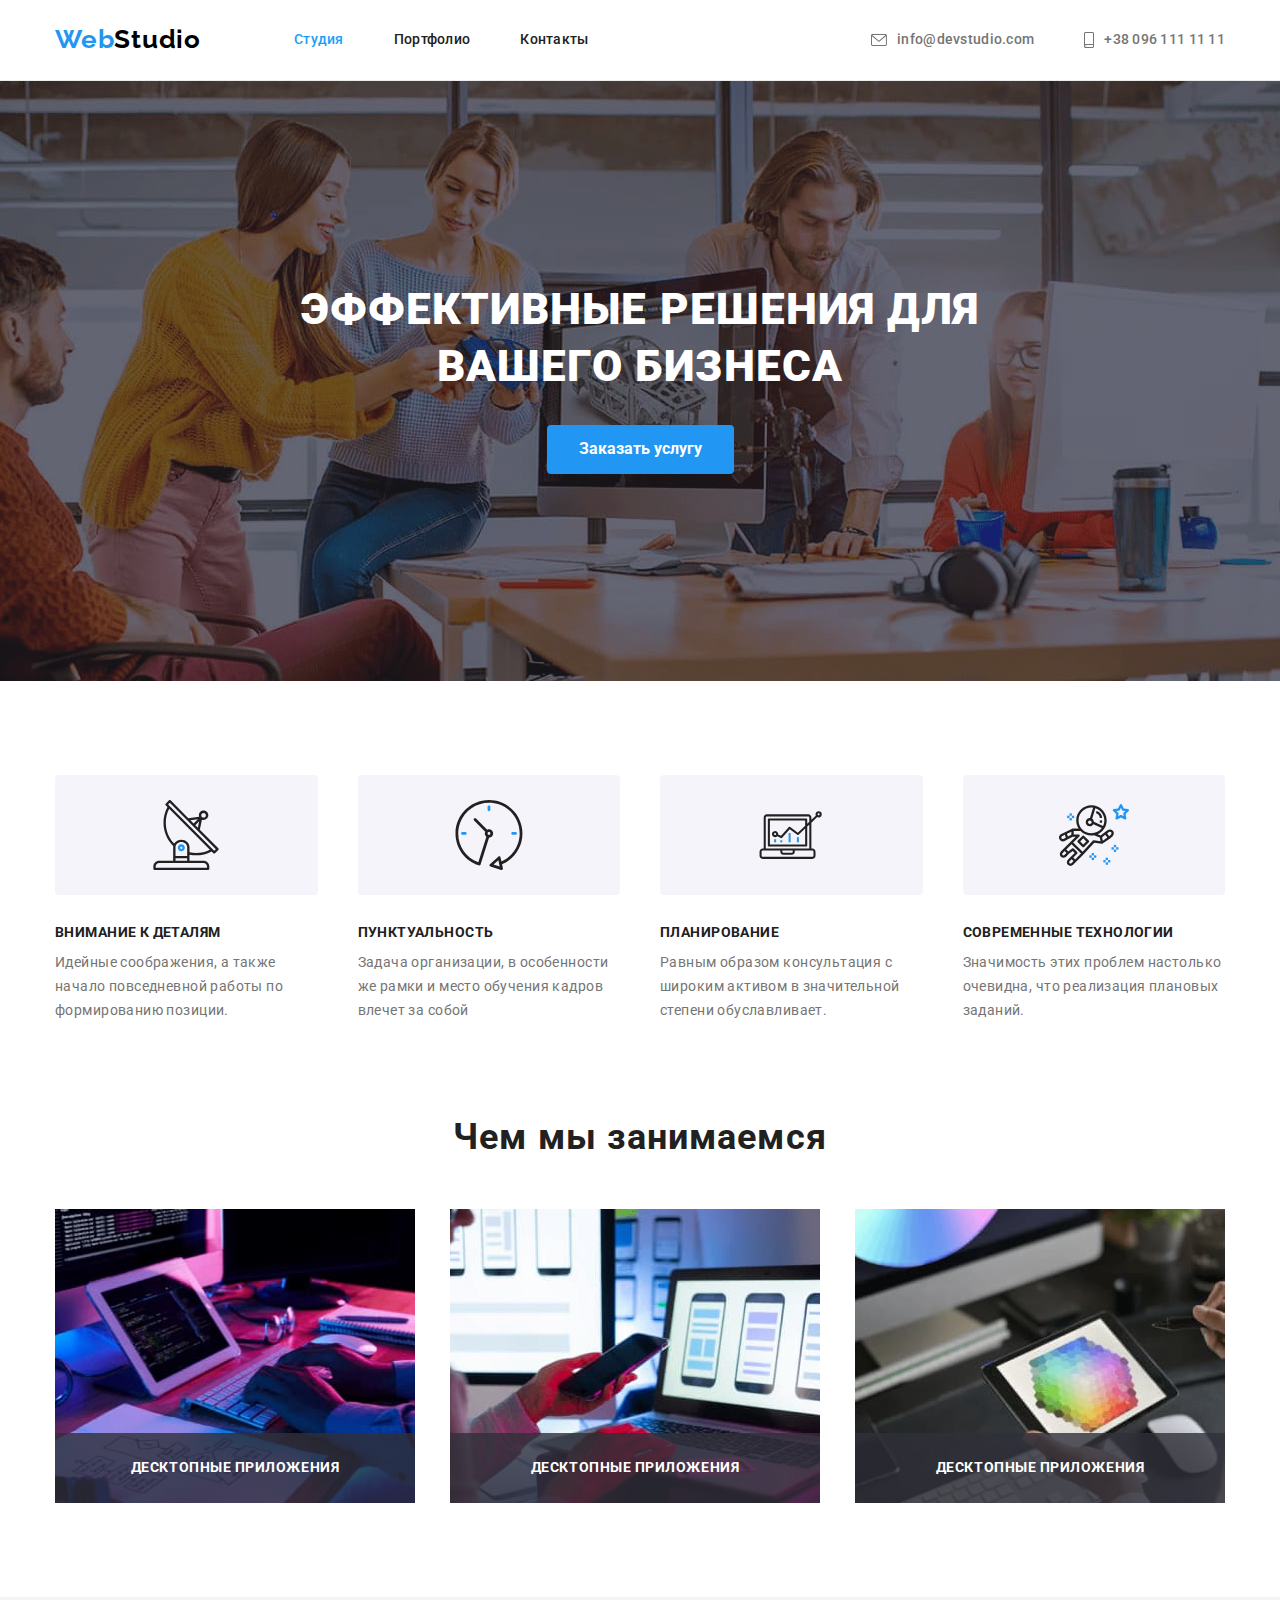
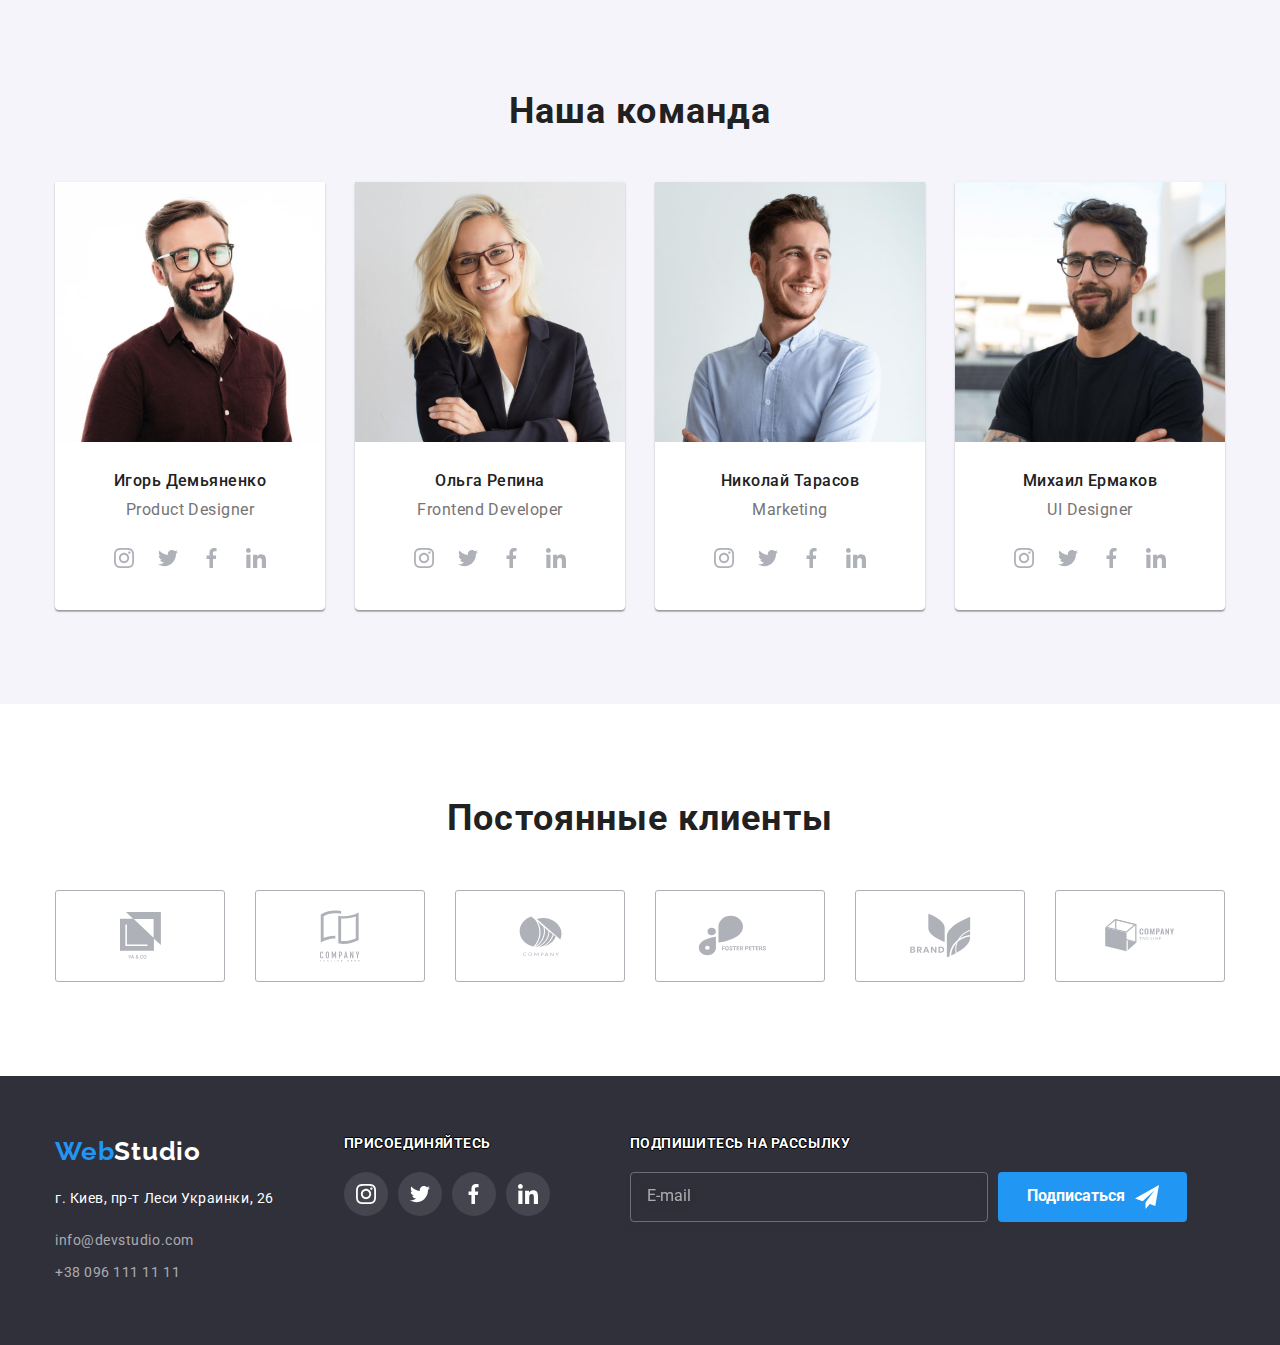
<file: index.html>
<!DOCTYPE html>
<html lang="ru">

<head>
  <meta charset="UTF-8" />
  <meta name="viewport" content="width=device-width, initial-scale=1.0" />
  <link rel="preconnect" href="https://fonts.googleapis.com">
  <link rel="preconnect" href="https://fonts.gstatic.com" crossorigin>
  <link
    href="https://fonts.googleapis.com/css2?family=Raleway:wght@700&family=Roboto:ital,wght@0,400;0,500;0,700;1,900&display=swap"
    rel="stylesheet">
  <link rel="stylesheet" href="https://cdnjs.cloudflare.com/ajax/libs/modern-normalize/1.1.0/modern-normalize.min.css"
    integrity="sha512-wpPYUAdjBVSE4KJnH1VR1HeZfpl1ub8YT/NKx4PuQ5NmX2tKuGu6U/JRp5y+Y8XG2tV+wKQpNHVUX03MfMFn9Q=="
    crossorigin="anonymous" referrerpolicy="no-referrer" />
  <link rel="stylesheet" href="css/style.css">
  <title>Студия</title>
</head>

<body>
  <!-- Шапка сайта -->
  <header class="header">
    <div class="container">
      <div class="header-field">
        <nav class="nav">
          <!--Навігація на гол сторінку-->
          <a class="logo" href="index.html">Web<span class="logo-studio">Studio</span>
          </a>
          <!--Навігація на сторінки-->
          <ul class="nav-list">
            <li class="nav-list-item"><a class="nav-item-link active" href="index.html">Студия</a></li>
            <li class="nav-list-item"><a class="nav-item-link" href="portfolio.html">Портфолио</a></li>
            <li class="nav-list-item"><a class="nav-item-link" href="">Контакты</a></li>
          </ul>
        </nav>
        <!--Контактна інформація-->
        <ul class="contacts">
          <li class="contacts-item">
            <a class="contacts-link" href="mailto:info@devstudio.com">
              <svg class="mail-icon icon" width="16" height="12">
                <use href="./images/sprites/svg/sprite.svg#icon-mail"></use>
              </svg>
              info@devstudio.com</a>
          </li>
          <li class="contacts-item">
            <a class="contacts-link" href="tel:+380961111111">
              <svg class="tel-icon icon" width="10" height="16">
                <use href="./images/sprites/svg/sprite.svg#icon-tel"></use>
              </svg>
              +38 096 111 11 11</a>
          </li>
        </ul>
      </div>
    </div>
  </header>

  <main class="main">
    <!-- Секція заголовку -->
    <section class="hero">
      <h1 class="hero-title">Эффективные решения для вашего бизнеса</h1>
      <button class="hero-button" type="button" data-modal-open>Заказать услугу</button>
    </section>

    <!-- Опис переваг -->
    <section class="feature">
      <div class="feature-conteiner container">
        <h2 class="feature-head" hidden>Особенности</h2>
        <div class="feature-field">
          <ul class="feature-list">

            <li class="feature-list-item icon-antenna">
              <div class="feature-tumb">
                <svg svg class="big-icon" width="70" height="70">
                  <use href="./images/sprites/svg/sprite.svg#icon-antenna"></use>
                </svg>
              </div>
              <h3 class="feature-list-title">Внимание к деталям</h3>
              <p class="feature-list-text">
                Идейные соображения, а также начало повседневной работы по формированию позиции.
              </p>
            </li>

            <li class="feature-list-item icon-clock">
              <div class="feature-tumb">
                <svg class="big-icon" width="70" height="70">
                  <use href="./images/sprites/svg/sprite.svg#icon-clock"></use>
                </svg>
              </div>
              <h3 class="feature-list-title">Пунктуальность</h3>
              <p class="feature-list-text">
                Задача организации, в особенности же рамки и место обучения кадров влечет за собой
              </p>
            </li>

            <li class="feature-list-item icon-diagram">
              <div class="feature-tumb">
                <svg class="big-icon" width="70" height="70"">
                    <use href=" ./images/sprites/svg/sprite.svg#icon-diagram"></use>
                </svg>
              </div>
              <h3 class="feature-list-title">Планирование</h3>
              <p class="feature-list-text">
                Равным образом консультация с широким активом в значительной степени обуславливает.
              </p>
            </li>

            <li class="feature-list-item icon-astronaut">
              <div class="feature-tumb">
                <svg class="big-icon" width="70" height="70">
                  <use href="./images/sprites/svg/sprite.svg#icon-astronaut"></use>
                </svg>
              </div>
              <h3 class="feature-list-title">Современные технологии</h3>
              <p class="feature-list-text">
                Значимость этих проблем настолько очевидна, что реализация плановых заданий.
              </p>
            </li>
          </ul>
        </div>
    </section>

    <!-- Опис занять -->
    <section class="narrative">
      <div class="narrative-conteiner container">
        <h2 class="narrative-head">Чем мы занимаемся</h2>
        <ul class="narrative-list">
          <li class="narrative-list-item">
            <img class="narrative-item-image" src="./images/box/box1.jpg" alt="Робота з кодом" width="370" />
            <span class="narrative-item-description">Десктопные приложения</span>
          </li>
          <li class="narrative-list-item">
            <img class="narrative-image" src="./images/box/box2.jpg" alt="Робота з мобільним інтерфейсом" width="370" />
            <span class="narrative-item-description">Десктопные приложения</span>
          </li>
          <li class="narrative-list-item">
            <img class="narrative-image" src="./images/box/box3.jpg" alt="Робота з кольорами" width="370" />
            <span class="narrative-item-description">Десктопные приложения</span>
          </li>
        </ul>
      </div>
    </section>

    <!-- Опис команди -->
    <section class="team">
      <div class="team-section container">
        <h2 class="team-head">Наша команда</h2>
        <div class="team-box">
          <ul class="team-list">

            <li class="team-item">
              <img class="team-item-images" src="./images/team/img1.jpg" alt="Изображение Игоря Демьяненко"
                width="270" />
              <h3 class="team-item-title">Игорь Демьяненко</h3>
              <p class="team-item-text">Product Designer</p>

              <ul class="team-social">
                <li class="team-social-item">
                  <a class="team-social-link" href="https://www.instagram.com/">
                    <svg class="box-item" width="20" height="20">
                      <use class="team-social-icon" href="./images/sprites/svg/sprite.svg#icon-inst"></use>
                    </svg>
                  </a>
                </li>
                <li class="team-social-item">
                  <a class="team-social-link" href="https://twitter.com/">
                    <svg class="box-item" width="20" height="20">
                      <use class="team-social-icon" href="./images/sprites/svg/sprite.svg#icon-tw"></use>
                    </svg>
                  </a>
                </li>
                <li class="team-social-item">
                  <a class="team-social-link" href="https://www.facebook.com/">
                    <svg class="box-item" width="20" height="20">
                      <use class="team-social-icon" href="./images/sprites/svg/sprite.svg#icon-facebook"></use>
                    </svg>
                  </a>
                </li>
                <li class="team-social-item">
                  <a class="team-social-link" href="https://www.linkedin.com/">
                    <svg class="box-item" width="20" height="20">
                      <use class="team-social-icon" href="./images/sprites/svg/sprite.svg#icon-ln"></use>
                    </svg>
                  </a>
                </li>
              </ul>
            </li>
            <li class="team-item">
              <img class="team-item-images" src="./images/team/img2.jpg" alt="Изображение Ольги Репиной" width="270" />
              <h3 class="team-item-title">Ольга Репина</h3>
              <p class="team-item-text">Frontend Developer</p>
              <ul class="team-social">
                <li class="team-social-item">
                  <a class="team-social-link" href="https://www.instagram.com/">
                    <svg class="box-item" width="20" height="20">
                      <use class="team-social-icon" href="./images/sprites/svg/sprite.svg#icon-inst"></use>
                    </svg>
                  </a>
                </li>
                <li class="team-social-item">
                  <a class="team-social-link" href="https://twitter.com/">
                    <svg class="box-item" width="20" height="20">
                      <use class="team-social-icon" href="./images/sprites/svg/sprite.svg#icon-tw"></use>
                    </svg>
                  </a>
                </li>
                <li class="team-social-item">
                  <a class="team-social-link" href="https://www.facebook.com/">
                    <svg class="box-item" width="20" height="20">
                      <use class="team-social-icon" href="./images/sprites/svg/sprite.svg#icon-facebook"></use>
                    </svg>
                  </a>
                </li>
                <li class="team-social-item">
                  <a class="team-social-link" href="https://www.linkedin.com/">
                    <svg class="box-item" width="20" height="20">
                      <use class="team-social-icon" href="./images/sprites/svg/sprite.svg#icon-ln"></use>
                    </svg>
                  </a>
                </li>
              </ul>
            </li>


            </li>
            <li class="team-item">
              <img class="team-item-images" src="./images/team/img3.jpg" alt="Изображение Николая Тарасова"
                width="270" />
              <h3 class="team-item-title">Николай Тарасов</h3>
              <p class="team-item-text">Marketing</p>
              <ul class="team-social">

                <li class="team-social-item">
                  <a class="team-social-link" href="https://www.instagram.com/">
                    <svg class="box-item" width="20" height="20">
                      <use class="team-social-icon" href="./images/sprites/svg/sprite.svg#icon-inst"></use>
                    </svg>
                  </a>
                </li>
                <li class="team-social-item">
                  <a class="team-social-link" href="https://twitter.com/">
                    <svg class="box-item" width="20" height="20">
                      <use class="team-social-icon" href="./images/sprites/svg/sprite.svg#icon-tw"></use>
                    </svg>
                  </a>
                </li>
                <li class="team-social-item">
                  <a class="team-social-link" href="https://www.facebook.com/">
                    <svg class="box-item" width="20" height="20">
                      <use class="team-social-icon" href="./images/sprites/svg/sprite.svg#icon-facebook"></use>
                    </svg>
                  </a>
                </li>
                <li class="team-social-item">
                  <a class="team-social-link" href="https://www.linkedin.com/">
                    <svg class="box-item" width="20" height="20">
                      <use class="team-social-icon" href="./images/sprites/svg/sprite.svg#icon-ln"></use>
                    </svg>
                  </a>
                </li>
              </ul>
            </li>

            <li class="team-item">
              <img class="team-item-images" src="./images/team/img4.jpg" alt="Изображение Михаила Ермакова"
                width="270" />
              <h3 class="team-item-title">Михаил Ермаков</h3>
              <p class="team-item-text">UI Designer</p>
              <ul class="team-social">
                <li class="team-social-item">
                  <a class="team-social-link" href="https://www.instagram.com/">
                    <svg class="box-item" width="20" height="20">
                      <use class="team-social-icon" href="./images/sprites/svg/sprite.svg#icon-inst"></use>
                    </svg>
                  </a>
                </li>
                <li class="team-social-item">
                  <a class="team-social-link" href="https://twitter.com/">
                    <svg class="box-item" width="20" height="20">
                      <use class="team-social-icon" href="./images/sprites/svg/sprite.svg#icon-tw"></use>
                    </svg>
                  </a>
                </li>
                <li class="team-social-item">
                  <a class="team-social-link" href="https://www.facebook.com/">
                    <svg class="box-item" width="20" height="20">
                      <use class="team-social-icon" href="./images/sprites/svg/sprite.svg#icon-facebook"></use>
                    </svg>
                  </a>
                </li>
                <li class="team-social-item">
                  <a class="team-social-link" href="https://www.linkedin.com/">
                    <svg class="box-item" width="20" height="20">
                      <use class="team-social-icon" href="./images/sprites/svg/sprite.svg#icon-ln"></use>
                    </svg>
                  </a>
                </li>
              </ul>
            </li>
          </ul>
        </div>
    </section>
    <section class="client">
      <h2 class="head-client">Постоянные клиенты</h2>
      <div class="client-field container">
        <ul class="client-list">
          <li class="client-list-item">
            <svg class="client-item-icon" width="41" height="47">
              <use href="./images/sprites/svg/sprite.svg#icon-union" />
            </svg>
          </li>
          <li class="client-list-item">
            <svg class="client-item-icon" width="40" height="52">
              <use href="./images/sprites/svg/sprite.svg#icon-company-tag" />
            </svg>
          </li>
          <li class="client-list-item">
            <svg class="client-item-icon" width="43" height="42">
              <use href="./images/sprites/svg/sprite.svg#icon-company" />
            </svg>
          </li>
          <li class="client-list-item">
            <svg class="client-item-icon" width="85" height="41">
              <use href="./images/sprites/svg/sprite.svg#icon-foster" />
            </svg>
          </li>
          <li class="client-list-item">
            <svg class="client-item-icon" width="63" height="45">
              <use href="./images/sprites/svg/sprite.svg#icon-brand" />
            </svg>
          </li>
          <li class="client-list-item">
            <svg class="client-item-icon" width="94" height="44">
              <use href="./images/sprites/svg/sprite.svg#icon-tagline" />
            </svg>
          </li>
        </ul>
      </div>
    </section>
  </main>

  <!-- Футер -->
  <footer class="footer">
    <div class="footer-conteiner container">
      <ul class="footer-list">
        <li><a class="footer-logo" href="index.html">Web<span class="footer-studio-logo">Studio</span></a></li>
        <li class="footer-item">
          <address class="footer-item-address">г. Киев, пр-т Леси Украинки, 26</address>
        </li>
        <li class="footer-item"><a class="footer-item-link" href="mailto:info@devstudio.com">info@devstudio.com</a></li>
        <li class="footer-item"><a class="footer-item-link" href="tel:+380961111111">+38 096 111 11 11</a></li>
      </ul>

      <div class="footer-social-block">
        <span class="footer-social-title">Присоединяйтесь</span>
        <ul class="social footer-social">
          <li class="social-item">
            <a class="social-item-box" href="https://www.instagram.com/">
              <svg class="social-item-icon" width="20" height="20">
                <use href="./images/sprites/svg/sprite.svg#icon-inst"></use>
              </svg>
            </a>
          </li>
          <li class="social-item">
            <a class="social-item-box" href="https://twitter.com/">
              <svg class="social-item-icon" width="20" height="20">
                <use href="./images/sprites/svg/sprite.svg#icon-tw"></use>
              </svg>
            </a>
          </li>
          <li class="social-item">
            <a class="social-item-box" href="https://www.facebook.com/">
              <svg class="social-item-icon" width="20" height="20">
                <use href="./images/sprites/svg/sprite.svg#icon-facebook"></use>
              </svg>
            </a>
          </li>
          <li class="social-item">
            <a class="social-item-box" href="https://www.linkedin.com/">
              <svg class="social-item-icon" width="20" height="20">
                <use href="./images/sprites/svg/sprite.svg#icon-ln"></use>
              </svg>
            </a>
          </li>
        </ul>
      </div>
      <div class="footer-social-block">
        <span class="footer-social-title">Подпишитесь на рассылку</span>
        <form class="footer-form" name="footer-form">
            <label class="footer-form-field"><input type="text" class="letter-input" placeholder="E-mail" /></label>
            <button type="submit" class="footer-button">Подписаться</button>
        </form>
      </div>
    </div>
  </footer>
  <!--backdrop-->
  <div class="backdrop-modal-window is-hidden" data-modal>
    <div class="modal-window">
      <button class="close-modal-window" type="button" data-modal-close><span class="close-icon">&#10005;</span></button>   
    
      <form action="" method="GET" class="modal-form">
        <p class="modal-form-title">Оставьте свои данные, мы вам перезвоним</p>
        
          <div class="modal-form-field">
            <label class="form-input-text" for="name-input">Имя</label>
            <div class="form-input-wrapper">
              <input class="wrapper-input" type="text" name="user-name" id="name-input">
              <svg class="wrapper-icon" width="12" height="12">
                <use href="./images/sprites/svg/sprite.svg#icon-namemodal"></use>
              </svg>
            </div>
          </div>

          <div class="modal-form-field">
            <label class="form-input-text" for="tel-input">Телефон</label>
            <div class="form-input-wrapper">
              <input class="wrapper-input" type="tel" id="tel-input" name="user-name" >
              <svg class="wrapper-icon" width="12" height="12">
                <use href="./images/sprites/svg/sprite.svg#icon-malmodal"></use>
              </svg>
            </div>
          </div>

          <div class="modal-form-field">
            <label class="form-input-text" for="email-input">Почта</label>
            <div class="form-input-wrapper">
              <input class="wrapper-input" type="email" id="email-input" name="user-name">
              <svg class="wrapper-icon" width="12" height="12">
                <use href="./images/sprites/svg/sprite.svg#icon-telmodal"></use>
              </svg>
            </div>
          </div>

        <div class="modal-form-field">
            <label for="comment" class="form-input-text">Комментарий</label>
            <div class="form-input-wrapper">
              <textarea class="wrapper-text" name="user-comment" id="comment" placeholder="Введите текст"></textarea>
            </div>
        </div>

        
        <div class="modal-form-field">
          <input type="checkbox" class="input-check visually-hidden" id="input-check">
          <label for="input-check" class="input-check-text">
            <div>
              <svg class="check-icon" width="11" height="8">
                <use href="./images/sprites/svg/sprite.svg#icon-Vector3"></use>
              </svg>
            </div> 
            <p class="policy-text">Соглашаюсь с рассилкой и принимаю</p> 
            <span class="policy-icon">&nbsp;</span>
            <a class="policy-link" href="#">Условия договора</a>
          </label>
        </div>
      <button class="form-button" type="submit">Отправить</button>
        
    </form> 
    
  </div>
  <!--js-->
  <script src="./js/modal.js"></script>
</body>

</html>
</file>
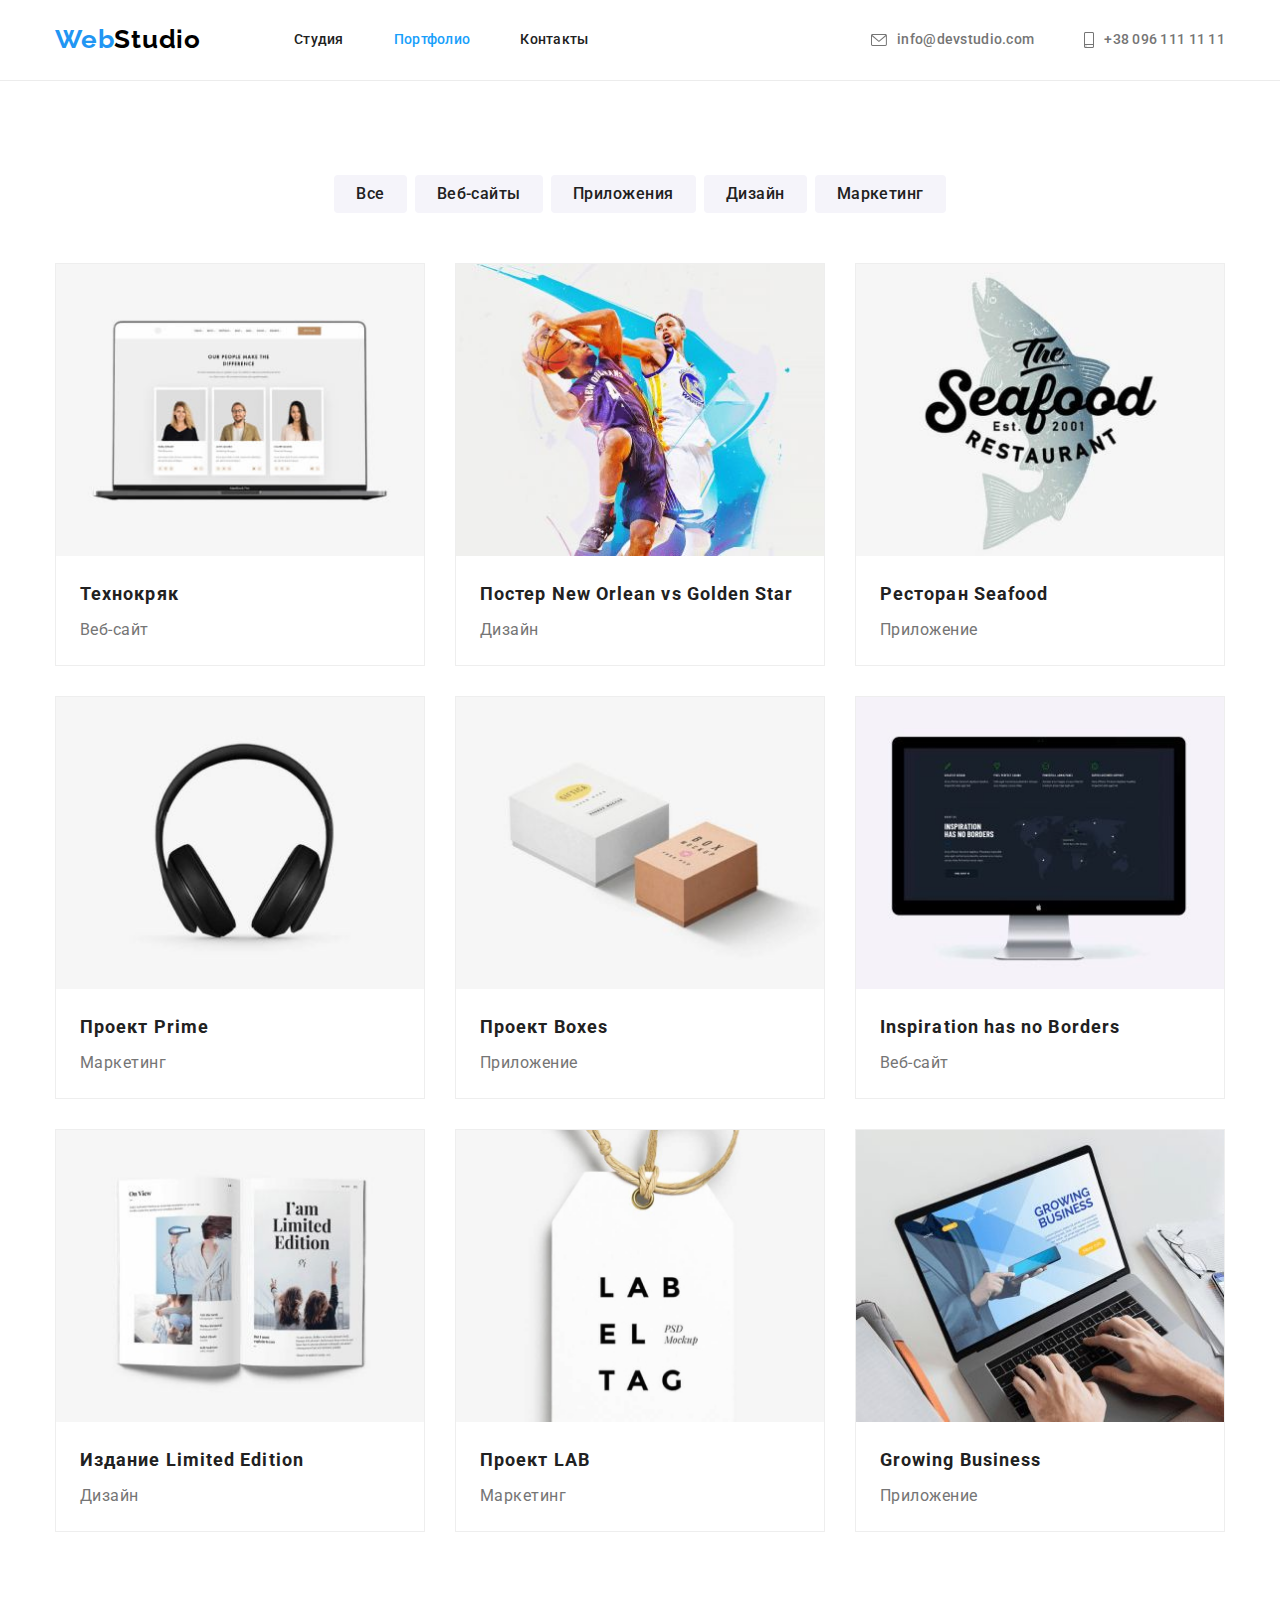
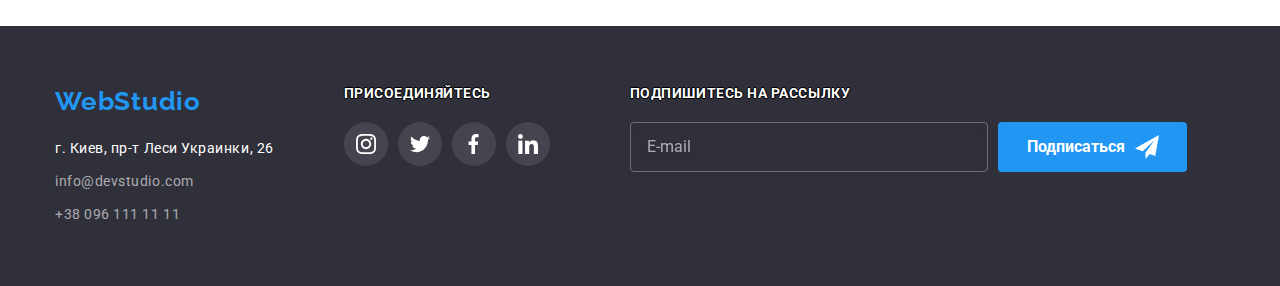
<file: portfolio.html>
<!DOCTYPE html>
<html lang="ru">

<head>
  <meta charset="UTF-8" />
  <meta name="viewport" content="width=device-width, initial-scale=1.0" />
  <link rel="preconnect" href="https://fonts.googleapis.com">
  <link rel="preconnect" href="https://fonts.gstatic.com" crossorigin>
  <link
    href="https://fonts.googleapis.com/css2?family=Raleway:wght@700&family=Roboto:ital,wght@0,400;0,500;0,700;1,900&display=swap"
    rel="stylesheet">
  <link rel="stylesheet" href="https://cdnjs.cloudflare.com/ajax/libs/modern-normalize/1.1.0/modern-normalize.min.css"
    integrity="sha512-wpPYUAdjBVSE4KJnH1VR1HeZfpl1ub8YT/NKx4PuQ5NmX2tKuGu6U/JRp5y+Y8XG2tV+wKQpNHVUX03MfMFn9Q=="
    crossorigin="anonymous" referrerpolicy="no-referrer" />
  <link rel="stylesheet" href="css/style.css">

  <title>Портфолио</title>
</head>

<body>
  <!-- Шапка сайта -->
  <header class="header">
    <div class="container">
      <div class="header-field">
        <nav class="nav">
          <!--Навігація на гол сторінку-->
          <a class="logo" href="index.html" class="logo">Web<span class="logo-studio">Studio</span>
          </a>
          <!--Навігація на сторінки-->
          <ul class="nav-list">
            <li class="nav-list-item"><a class="nav-item-link" href="index.html">Студия</a></li>
            <li class="nav-list-item"><a class="nav-item-link active" href="portfolio.html">Портфолио</a></li>
            <li class="nav-list-item"><a class="nav-item-link" href="">Контакты</a></li>
          </ul>
        </nav>
        <!--Контактна інформація-->
        <ul class="contacts">
          <li class="contacts-item">
            <a class="contacts-link" href="mailto:info@devstudio.com">
              <svg class="mail-icon icon" width="16" height="12">
                <use href="./images/sprites/svg/sprite.svg#icon-mail"></use>
              </svg>
              info@devstudio.com</a>
          </li>
          <li class="contacts-item">
            <a class="contacts-link" href="tel:+380961111111">
              <svg class="tel-icon icon" width="10" height="16">
                <use href="./images/sprites/svg/sprite.svg#icon-tel"></use>
              </svg>
              +38 096 111 11 11</a>
          </li>
        </ul>
      </div>
    </div>
  </header>

  <!--фільтр-->
  <section class="portfolio">
    <div class="portfolio-conteiner container">
      <ul class="portfolio-filter-list">
        <li class="filter-item"><button class="filter-button" type="button">Все</button></li>
        <li class="filter-item"><button class="filter-button" type="button">Веб-сайты</button></li>
        <li class="filter-item"><button class="filter-button" type="button">Приложения</button></li>
        <li class="filter-item"><button class="filter-button" type="button">Дизайн</button></li>
        <li class="filter-item"><button class="filter-button" type="button">Маркетинг</button></li>
      </ul>

      <ul class="portfolio-projects-list">
        <li class="projects-list-item">
            <a class="projects-description-tumb" href="#">
              <div class="project-list-description">  
                <p>Технокряк это современная площадка распространения коронавируса. Компании используют эту платформу для цифрового шпионажа и атак на защищённые сервера конкурентов.</p>
              </div>  
              <img class="project-list-image" src="./images/project/img1.jpg" alt="Изображение Игоря Демьяненко" width="370" />
            </a>
            <div>
              <h3 class="project-list-title">Технокряк</h3>
              <p class="project-list-text">Веб-сайт</p>
            </div>
        </li>
        <li class="projects-list-item">
          <a class="projects-description-tumb" href="#">
            <div class="project-list-description">  
              <p>Технокряк это современная площадка распространения коронавируса. Компании используют эту платформу для цифрового шпионажа и атак на защищённые сервера конкурентов.</p>
            </div>  
            <img class="project-list-image" src="./images/project/img2.jpg" alt="Изображение Ольги Репиной" width="370" />
          </a>
          <div>
            <h3 class="project-list-title">Постер New Orlean vs Golden Star</h3>
            <p class="project-list-text">Дизайн</p>
          </div>
        </li>
        <li class="projects-list-item">
          <a class="projects-description-tumb" href="#">
            <div class="project-list-description">  
              <p>Технокряк это современная площадка распространения коронавируса. Компании используют эту платформу для цифрового шпионажа и атак на защищённые сервера конкурентов.</p>
            </div>  
            <img class="project-list-image" src="./images/project/img3.jpg" alt="Изображение Николая Тарасова" width="370" />
          </a>
          <div>
            <h3 class="project-list-title">Ресторан Seafood</h3>
            <p class="project-list-text">Приложение</p>
          </div>
        </li>
        <li class="projects-list-item">
          <a class="projects-description-tumb" href="#">
            <div class="project-list-description">  
              <p>Технокряк это современная площадка распространения коронавируса. Компании используют эту платформу для цифрового шпионажа и атак на защищённые сервера конкурентов.</p>
            </div>  
            <img class="project-list-image" src="./images/project/img4.jpg" alt="Изображение Михаила Ермакова" width="370" />
          </a>
          <div>
            <h3 class="project-list-title">Проект Prime</h3>
            <p class="project-list-text">Маркетинг</p>
          </div>
        </li>
        <li class="projects-list-item">
          <a class="projects-description-tumb" href="#">
            <div class="project-list-description">  
              <p>Технокряк это современная площадка распространения коронавируса. Компании используют эту платформу для цифрового шпионажа и атак на защищённые сервера конкурентов.</p>
            </div>  
            <img class="project-list-image" src="./images/project/img5.jpg" alt="Изображение Михаила Ермакова" width="370" />
          </a>
          <div>
            <h3 class="project-list-title">Проект Boxes</h3>
            <p class="project-list-text">Приложение</p>
          </div>
        </li>
        <li class="projects-list-item">
          <a class="projects-description-tumb" href="#">
            <div class="project-list-description">  
              <p>Технокряк это современная площадка распространения коронавируса. Компании используют эту платформу для цифрового шпионажа и атак на защищённые сервера конкурентов.</p>
            </div>  
            <img class="project-list-image" src="./images/project/img6.jpg" alt="Изображение Михаила Ермакова" width="370" />
          </a>
          <div>
            <h3 class="project-list-title">Inspiration has no Borders</h3>
            <p class="project-list-text">Веб-сайт</p>
          </div>
        </li>
        <li class="projects-list-item">
          <a class="projects-description-tumb" href="#">
            <div class="project-list-description">  
              <p>Технокряк это современная площадка распространения коронавируса. Компании используют эту платформу для цифрового шпионажа и атак на защищённые сервера конкурентов.</p>
            </div> 
            <img class="project-list-image" src="./images/project/img7.jpg" alt="Изображение Михаила Ермакова" width="370" />
          </a>
          <div>
            <h3 class="project-list-title">Издание Limited Edition</h3>
            <p class="project-list-text">Дизайн</p>
          </div>
        </li>
        <li class="projects-list-item">
          <a class="projects-description-tumb" href="#">
            <div class="project-list-description">  
              <p>Технокряк это современная площадка распространения коронавируса. Компании используют эту платформу для цифрового шпионажа и атак на защищённые сервера конкурентов.</p>
            </div>  
            <img class="project-list-image" src="./images/project/img8.jpg" alt="Изображение Михаила Ермакова" width="370" />
          </a>
          <div>
            <h3 class="project-list-title">Проект LAB</h3>
            <p class="project-list-text">Маркетинг</p>
          </div>
        </li>
        <li class="projects-list-item">
          <a class="projects-description-tumb" href="#">
            <div class="project-list-description">  
              <p>Технокряк это современная площадка распространения коронавируса. Компании используют эту платформу для цифрового шпионажа и атак на защищённые сервера конкурентов.</p>
            </div>  
            <img class="project-list-image" src="./images/project/img9.jpg" alt="Изображение Михаила Ермакова" width="370" />
          </a>
          <div>
            <h3 class="project-list-title">Growing Business</h3>
            <p class="project-list-text">Приложение</p>
          </div>
        </li>
      </ul>
    </div>
  </section>
  </main>

  <!-- Футер -->
  <footer class="footer">
    <div class="container">
      <ul class="footer-list">
        <li><a class="footer-logo" href="index.html">Web<span class="color-studio-logo-footer">Studio</span></a></li>
        <li class="fooret-item">
          <address class="footer-item-address">г. Киев, пр-т Леси Украинки, 26</address>
          </>
        <li class="footer-item"><a class="footer-item-link" href="mailto:info@devstudio.com">info@devstudio.com</a></li>
        <li class="footer-item"><a class="footer-item-link" href="tel:+380961111111">+38 096 111 11 11</a></li>
      </ul>

      <div class="footer-social-block">
        <span class="footer-social-title">Присоединяйтесь</span>
        <ul class="social footer-social">
          <li class="social-item">
            <a class="social-item-box" href="https://www.instagram.com/">
              <svg class="social-item-icon" width="20" height="20">
                <use href="./images/sprites/svg/sprite.svg#icon-inst"></use>
              </svg>
            </a>
          </li>
          <li class="social-item">
            <a class="social-item-box" href="https://twitter.com/">
              <svg class="social-item-icon" width="20" height="20">
                <use href="./images/sprites/svg/sprite.svg#icon-tw"></use>
              </svg>
            </a>
          </li>
          <li class="social-item">
            <a class="social-item-box" href="https://www.facebook.com/">
              <svg class="social-item-icon" width="20" height="20">
                <use href="./images/sprites/svg/sprite.svg#icon-facebook"></use>
              </svg>
            </a>
          </li>
          <li class="social-item">
            <a class="social-item-box" href="https://www.linkedin.com/">
              <svg class="social-item-icon" width="20" height="20">
                <use href="./images/sprites/svg/sprite.svg#icon-ln"></use>
              </svg>
            </a>
          </li>
        </ul>
      </div>
      <div class="footer-social-block">
        <span class="footer-social-title">Подпишитесь на рассылку</span>
        <form class="footer-form" name="footer-form">
            <label class="footer-form-field"><input type="text" class="letter-input" placeholder="E-mail" /></label>
            <button type="submit" class="footer-button">Подписаться</button>
        </form>
      </div>
    </div>
  </footer>
</body>

</html>
</file>
<file: css/style.css>
/*ÐžÐ±Ð½ÑƒÐ»ÐµÐ½Ð¸Ðµ*/
*{padding: 0;margin: 0;border: 0;}
*,*:before,*:after{-moz-box-sizing: border-box;-webkit-box-sizing: border-box;box-sizing: border-box;}
:focus,:active{outline: none;}
a:focus,a:active{outline: none;}
nav,footer,header,aside{display: block;}
html,body{height:100%;width:100%;font-size:100%;line-height:1;font-size:14px;-ms-text-size-adjust:100%;-moz-text-size-adjust:100%;-webkit-text-size-adjust:100%;}
input,button,textarea{font-family:inherit;}
input::-ms-clear{display: none;}
button{text-decoration: none;}
button{cursor: pointer;}
button::-moz-focus-inner {padding:0;border:0;}
a,a:visited{text-decoration: none;}
a:hover{text-decoration: none;}
ul li{list-style: none;}
img{vertical-align: top;}
h1,h2,h3,h4,h5,h6{font-size:inherit;font-weight: inherit;}
/*--------------------*/

:root {
   --white-color: #fff;
   /*Button text*/
   --title-text-color: #212121;
   /*Button text*/
   --subtitle-text-color: #757575;
   /*found-family*/
   --basic-side-found: Roboto;
   --logo-found: Raleway;
   /*logo-heder*/
   --logo-color: #2196f3;
   --header-logo-color: #000;
   --footer-logo-color: #fff;
   /*Icon*/
   --social-svg-color: #afb1b8;
   /*Hover-nav-footer*/
   --hover-color: #18a0fb;
   /*Button-background-color*/
   --button-background-color: #2196f3;
   /*Background-color*/
   --primary-background: #fff;
   --section-background: #2f303a;
   /*feature*/
   --feature-icon-background: #f5f4fa;
   /*margin-left*/
   --feature-margin-left: 30px;
   --nararative-margin-left: 30px;
   --team-margin-left: 30px;
   --project-margin-left: 30px;
   /*margin-top*/
   --project-margin-top: 30px;
   /*Shadow*/
   --shadow-button: 0px 3px 1px rgba(0, 0, 0, 0.1), 0px 1px 2px rgba(0, 0, 0, 0.08), 0px 2px 2px rgba(0, 0, 0, 0.12);
   /*Animation*/
   --timing-function: cubic-bezier(0.4, 0, 0.2, 1);
}
/*Global*/
body {
   background-color: var(--primary-background-color);
   color: var(--title-text-color);
   font-family: var(--basic-side-found), sans-serif;
   letter-spacing: 0.03em;
   font-size: 18px;
   line-height: 1.67;
}
/*Плагіни*/
.container {
   width: 1200px;
   margin-left: auto;
   margin-right: auto;
   padding-left: 15px;
   padding-right: 15px;
}

.logo {
   font-family: var(--logo-found);
   font-weight: 700;
   font-size: 26px;
   line-height: 1.19;
   letter-spacing: 0.03em;
   cursor: pointer;

   padding-top: 23px;
   padding-bottom: 25px;
   color: var(--logo-color);
}

.logo-studio {
   color: var(--header-logo-color);
}

.header {
   font-size: 14px;
   font-weight: 500;
   line-height: 1.14;
   letter-spacing: 0.02em;
   border-bottom: 1px solid #ececec;
}

.header-field {
   display: flex;
   align-items: center;
   justify-content: space-between;
}

.nav {
   display: flex;
   align-items: center;
}

.nav-list {
   display: flex;
   margin-left: 93px;
}

.nav-list-item:not(:first-child) {
   margin-left: 50px;
}

.nav-item-link {
   position: relative;
   display: block;
   padding-top: 32px;
   padding-bottom: 32px;
   color: var(--title-text-color);
}

.nav-item-link:after {
   content: "";
   position: absolute;
   display: block;
   border-radius: 2px;
   
   left: 0;
   width: 100%;
   height: 4px;
   bottom: -1px;
   
   opacity: 0;
   transform: scale(0.2);
   background-color: var(--button-background-color);
   transition: fill 550ms var(--timing-function),
               transform 550ms var(--timing-function),
               opacity 250ms var(--timing-function),
               color 550ms var(--timing-function);
}

.nav-item-link:hover::after {
   content: "";
   position: absolute;
   display: block;
   border-radius: 2px;

   left: 0;
   width: 100%;
   height: 4px;
   bottom: -1px;

   opacity: 1;
   transform: scale(1);
   background-color: var(--button-background-color);
   transition: fill 650ms var(--timing-function),
               transform 650ms var(--timing-function),
               opacity 550ms var(--timing-function);
}

.nav-item-link:hover,
.nav-item-link:focus {
   color: var(--hover-color);
   transition: color 550ms var(--timing-function)
               fill 500ms var(--timing-function),
               transform 550ms var(--timing-function),
               opacity 550ms var(--timing-function);
}
.active {
   color: var(--hover-color);
}
/*Contacts*/
.contacts {
   display: inline-flex;
   align-items: center;
   padding-top: 32px;
   padding-bottom: 32px;
}
.contacts-item:not(:first-child) {
   margin-left: 50px;
}
.contacts-link {
   display: flex;
   align-items: center;
   color: var(--subtitle-text-color);
}
.mail-icon,
.tel-icon {
   margin-right: 10px;
   fill: #757575;
}

.contacts-link:hover,
.contacts-link:focus {
   color: var(--hover-color);
   transition: color 250ms var(--timing-function),
               fill 250ms var(--timing-function),
               transform 250ms var(--timing-function);
}
.contacts-link:hover .mail-icon,
.contacts-link:hover .tel-icon {
   fill: var(--hover-color);
   transition: fill 250ms var(--timing-function),
               color 250ms var(--timing-function),
               transform 250ms var(--timing-function);
}

/*FOOTER*/
.footer {
   background-color: var(--section-background);
   flex-grow: 1;
   padding: 60px 0;
}
.footer > .container {
   display: flex;
}

.footer-list {
   display: block;
   font-size: 14px;
   line-height: 1.7;
}

/*footer-logo*/
.footer-logo {
   display: block;
   cursor: pointer;

   font-family: var(--logo-found);
   font-weight: 700;
   font-size: 26px;
   line-height: 1.19;
   letter-spacing: 0.03em;

   margin-bottom: 20px;
   color: var(--logo-color);
}
.footer-studio-logo {
   color: white;
}

.footer-item-address {
   color: var(--white-color);
   font-style: normal;
}

.footer-item:not(:last-child),
.footer-item-address {
   padding-bottom: 9px;
}

.footer-item-link {
   color: rgba(255, 255, 255, 0.6);
}
.footer-item-link:hover,
.footer-item-link:focus {
   color: var(--hover-color);
   transition: color 250ms var(--timing-function);
}

.footer-social-block {
   display: block;
   margin-left: 70px;
}

.footer-social-title {
   display: block;
   
   font-size: 14px;
   line-height: 1.14;
   text-transform: uppercase;
   font-weight: 700;

   margin-bottom: 20px;

   color: var(--white-color);
   text-shadow: -1px 0 black, 0 1px black, 1px 0 black, 0 -1px black;
}

.social {
   display: flex;
   margin: 0 auto;
}

.social-item {
   display: inline-flex;

   width: 44px;
   height: 44px;
   border-radius: 50%;
   cursor: pointer;

   justify-content: space-between;
   align-items: center;
   margin: 0 10px 0 0;

   background-color: rgba(255, 255, 255, 0.1);
}

.social-item-box {
   display: block;
   margin: 0 auto;
}

.social-item-icon {
   display: block;
   margin: 0 auto;
   fill: #fff;
}

.social-item:hover,
.social-item:focus {
   background-color: var(--button-background-color);
   transition: background-color 250ms var(--timing-function);
}

.footer-form {
   display: inline-flex;
}

.footer-button {
   position: relative;
   padding: 10px 62px 10px 29px;
   margin-left: 10px;
   text-align: left;
   cursor: pointer;
   font-size: 16px;
   line-height: 1.8;
   font-weight: 700;
   border-radius: 4px;
   background-color: var(--button-background-color);
   color: var(--white-color);
}

.footer-button:after {
   content: '';
   position: absolute;
   top: 50%;
   right: 28px;
   width: 24px;
   height: 24px;
   transform: translateY(-50%);

   background-image: url("../images/sprites/svg/send.svg");
}

.footer-button:hover,
.footer-button:focus {
   color: var(--white-color);
   background-color: #188ce8;
   transition: color 250ms var(--timing-function),
               background-color 250ms var(--timing-function),
               transform 250ms var(--timing-function);
}

.letter-input {
   width: 358px;
   height: 50px;
   padding-left: 16px;
   background-color: transparent;
   color: var(--white-color);
   border: 1px solid rgba(255, 255, 255, 0.3);
   border-radius: 4px;
   filter: drop-shadow(0px 4px 4px rgba(0, 0, 0, 0.15));
   transition: border 250ms var(--timing-function),
   fill 250ms var(--timing-function);
}

.letter-input::placeholder {
   font-size: 16px;
   line-height: 1.25;
   color: rgba(255, 255, 255, 0.6);
}

.letter-input:focus {
   border-color: var(--social-svg-color);
   outline: transparent;
}


/*------------------------Studio_____________STUDIO_____________Studio*

/*Section-HEAD*/
.hero {
   display: flex;
   flex-direction: column;
   align-items: center;

   text-align: center;
   letter-spacing: 0.06em;

   padding-top: 200px;
   padding-bottom: 210px;
   max-width: 1600px;
   height: 600px;
   margin-left: auto;
   margin-right: auto;

   color: var(--white-color);

   background-image: linear-gradient(to right, 
                  rgba(47, 48, 58, 0.4), 
                  rgba(47, 48, 58, 0.4)),
                  url("../images/sprites/img/hero.jpg");
   background-repeat: no-repeat;
   background-position: center;
   object-fit: contain;


}

.hero-title {
   font-size: 44px;
   line-height: 1.3;
   font-weight: 900;
   text-transform: uppercase;

   max-width: 696px;
   text-align: center;
   margin-bottom: 30px;
   margin: 0 auto;
}

.hero-button {
   cursor: pointer;
   font-size: 16px;
   line-height: 1.8;
   font-weight: 700;
   border-radius: 4px;
   margin-top: 30px;

   padding: 10px 32px 10px 32px;
   background-color: var(--button-background-color);
   color: var(--white-color);
}

.hero-button:hover,
.hero-button:focus {
   color: var(--white-color);
   background-color: #188ce8;
   transition: color 250ms var(--timing-function),
               background-color 250ms var(--timing-function),
               transform 250ms var(--timing-function);
}

/*Section-Feature*/
.feature {
   padding-top: 94px;
   padding-bottom: 47px;
}

.feature-head {
   text-align: center;
   
   font-weight: 700;
   font-size: 36px;
   line-height: 1.17;

   margin-top: 0;
   margin-bottom: 50px;

   color: var(--secondary-text-color);
}

.feature-field {
   display: flex;
}

.feature-list {
   display: flex;
   flex-wrap: wrap;
   justify-content: space-between;

   font-size: 14px;
   letter-spacing: 0.03em;
}

.feature-list-item {
   flex-basis: calc(100% / 4 - var(--feature-margin-left));
}

.feature-tumb {
   display: block;
   text-align: center;
   border-radius: 4px;

   padding-top: 25px;
   padding-bottom: 25px;
   margin-bottom: 30px;

   background-color: var(--feature-icon-background);
}

.big-icon {
   display: flex;
   margin: 0 auto;
}

.feature-list-title {
   font-weight: 700;
   line-height: 1.14;
   text-transform: uppercase;

   padding-bottom: 10px;
}
.feature-list-text {
   line-height: 1.71;
   color: var(--subtitle-text-color);
}

/*Section-narrative*/
.narrative {
   padding-top: 47px;
   padding-bottom: 94px;
}

.narrative-head {
   text-align: center;
   font-weight: 700;
   font-size: 36px;
   line-height: 1.16;
   letter-spacing: 0.03em;

   margin-bottom: 50px;
}

.narrative-list {
   display: flex;
   flex-wrap: wrap;
   justify-content: space-between;
}

.narrative-list-item {
   position: relative;
   display: flex;
   flex-wrap: wrap;
   flex-basis: calc(100% / 3 - var(--nararative-margin-left));
}

.narrative-item-image {
   display: block;
   max-width: 100%;
   height: auto;
}

.narrative-item-description{
   content: "";
   cursor: pointer;
   position: absolute;
   display: block;
   bottom: 0;
   left: 0;
   text-align: center;
   vertical-align: center;

   width: 100%;
   padding-top: 27px;
   padding-bottom: 27px;
   
   font-weight: 700;
   font-size: 14px;
   line-height: 1.14;
   text-transform: uppercase;

   color: var(--white-color);
   background-color: rgba(47, 48, 58, 0.8);
}


/*Section-team*/
.team {
   background-color: #f5f4fa;
}

.team-section {
   padding-top: 94px;
   padding-bottom: 94px;
}

.team-head {
   text-align: center;

   font-weight: 700;
   font-size: 36px;
   line-height: 1.16;
   letter-spacing: 0.03em;

   margin-bottom: 50px;
}

.team-list {
   display: inline-flex;
   flex-wrap: wrap;
   text-align: center;

   text-transform: none;

   margin-left: calc(-1 * var(--team-margin-left));
}

.team-item {
   flex-wrap: wrap;
   justify-content: space-between;
   border-radius: 0px 0px 4px 4px;

   max-width: 270px;
   padding-bottom: 30px;

   flex-basis: calc(100% / 4 - var(--team-margin-left));
   margin-left: var(--team-margin-left);
   margin-bottom: auto;

   background-color: #fff;
   box-shadow: 0px 1px 3px rgba(0, 0, 0, 0.12),
               0px 1px 1px rgba(0, 0, 0, 0.14),
               0px 2px 1px rgba(0, 0, 0, 0.2);

}

.team-item-images {
   display: block;
   max-width: 100%;
   height: auto;
}

.team-item-title {
   display: block;
   text-align: center;

   padding: 30px 0 10px 0;
   
   font-weight: 500;
   font-size: 16px;
   line-height: 1.18;
   letter-spacing: 0.03em;
}
.team-item-text {
   display: block;
   text-align: center;

   padding-bottom: 16px;

   font-size: 16px;
   line-height: 1.18;
   letter-spacing: 0.03em;

   color: var(--subtitle-text-color);
}

.team-social {
   display: flex;
   justify-content: center;
}

.team-social-item {
   cursor: pointer;
   display: flex;
   align-items: center;

   width: 44px;
   height: 44px;
   border-radius: 50%;
   
   background-color: #fff;
}

.box-item {
   display: block;
   margin: 0 auto;
}

.team-social-link {
   margin: 0 auto;
   fill: var(--social-svg-color);
}

.team-social-item:hover,
.team-social-item:focus {
   fill: var(--white-color);
   background-color: var(--button-background-color);
   transition: fill 250ms var(--timing-function),
               background-color 300ms var(--timing-function);
}

.team-social-item:hover .team-social-link,
.team-social-link:focus .team-social-item {
   fill: #fff;
   transition: fill 250ms var(--timing-function);
}

/*Client-section*/
.client {
   padding-top: 94px;
   padding-bottom: 94px;
}

.head-client {
   text-align: center;

   font-weight: 700;
   font-size: 36px;
   line-height: 1.16;
   letter-spacing: 0.03em;

   margin-bottom: 50px;
}

.client-list {
   display: flex;
   margin: -15px;
}

.client-list-item {
   cursor: pointer;
   display: inline-flex;

   width: 170px;
   height: 92px;

   border: 1px solid #afb1b8;
   border-radius: 3px;

   margin: 15px;
   fill: var(--svg-color);
}

.client-item-icon {
   margin: auto;
   fill: #afb1b8;
}

.client-list-item:hover,
.client-list-item:focus {
   border-color: var(--button-background-color);
   transition: fill 250ms var(--timing-function),
               border-color 250ms var(--timing-function);
}
.client-list-item:hover .client-item-icon,
.client-list-item:focus .client-item-icon {
   fill: var(--button-background-color);
   transition: fill 250ms var(--timing-function);
}

/*--------------------Portfolio__________PORTFOLIO__________Portfolio*


/*Section-Filter*/
.portfolio {
   padding-top: 94px;
   padding-bottom: 94px;
}

.portfolio-filter-list {
   display: flex;
   justify-content: center;

   padding-bottom: 50px;
}

.filter-item:not(:first-child) {
   margin-left: 8px;
}

/*Button*/
.filter-button {
   cursor: pointer;
   display: block;

   padding: 6px 22px 6px 22px;
   border-radius: 4px;
   
   font-weight: 500;
   font-size: 16px;
   line-height: 1.6;
   letter-spacing: 0.03em;

   background-color: #f5f4fa;
   color: var(--title-text-color);
}

.filter-button:hover,
.filter-button:focus,
.filter-button:active {
   color: var(--white-color);
   background-color: var(--button-background-color);
   box-shadow: var(--shadow-button);

   transition: color 250ms var(--timing-function),
               background-color 250ms var(--timing-function),
               box-shadow 250ms var(--timing-function);
}

/*Section-Projects*/
.portfolio-projects-list {
   display: flex;
   flex-wrap: wrap;

   margin-left: auto;
   margin-right: auto;
   margin-left: calc(-1 * var(--project-margin-left));
   margin-top: calc(-1 * var(--project-margin-top));
}

.projects-list-item {
   cursor: pointer;
   position: relative;
   display: block;

   max-width: 370px;
   border: 1px solid #eeeeee;
   
   flex-basis: calc(100% / 3 - var(--project-margin-left));
   margin-left: var(--project-margin-left);
   margin-top: var(--project-margin-top);
}

.project-list-image {
   display: block;
   max-width: 100%;
   height: auto;
}

.project-list-title {
   font-weight: 700;
   font-size: 18px;
   line-height: 2;
   letter-spacing: 0.06em;

   padding: 20px 0 4px 0;
   margin: 0 24px;

   background-color: var(--white-color);
}

.project-list-text {
   font-size: 16px;
   line-height: 1.8;
   letter-spacing: 0.03em;

   padding-bottom: 20px;
   margin: 0 24px;

   color: #757575;
   background-color: var(--white-color);
}

.projects-description-tumb{
   display: block;
   position: relative;
   overflow: hidden;
}

.project-list-description {
   position: absolute;
   margin: 1px;
   top: 0;
   left: 0;
   width: 100%;
   height: 100%;
   padding: 64px 24px;

   line-height: 1.56;


   color: #fff;
   background-color:rgba(33, 150, 243, 0.9);

   transform: translateY(100%);
}

.projects-list-item:hover,
.projects-list-item:focus {
   box-shadow: 0px 1px 1px rgba(0, 0, 0, 0.12),
               0px 4px 4px rgba(0, 0, 0, 0.06),
               1px 4px 6px rgba(0, 0, 0, 0.16);
   transition: color 250ms var(--timing-function),
               background-color 250ms var(--timing-function),
               transform 250ms var(--timing-function),
               box-shadow 250ms var(--timing-function); 
}
.projects-list-item:hover .project-list-description,
.projects-list-item:focus .project-list-description{
   transform: translate(0);
   transition: color 250ms var(--timing-function),
               background-color 250ms var(--timing-function),
               transform 550ms var(--timing-function),
               box-shadow 250ms var(--timing-function); 
}
/*--------------------Modal__________ModalWindow__________Model*/
.backdrop-modal-window {
   position: fixed;
   top: 0;
   left: 0;
   width: 100%;
   height: 100%;

   background-color: rgba(0, 0, 0, 0.2);
   opacity: 1;
}


.backdrop-modal-window.is-hidden {
   opacity: 0;
   pointer-events: none;

   transition: opacity 250ms var(--timing-function);
}

.modal-window {
   position: absolute;
   top: 50%;
   left: 50%;

   min-width: 528px;
   min-height: 581px;
   padding: 40px;

   background-color: #fff;
   border-radius: 4px;

   transform: translate(-50%, -50%) scale(1);
   transition: transform 550ms var(--timing-function);
}

.backdrop-modal-window.is-hidden .modal-window {
   transform: translate(-0%, -100%) scale(0.2);
   transition: transform 550ms var(--timing-function);
}

.close-modal-window {
   cursor: pointer;
   position: absolute;
   top: 8px;
   right: 8px;
   

   width: 30px;
   height: 30px;
   border-radius: 50%;
   background-color: #fff;
   border: 1px solid rgba(0, 0, 0, 0.1);
}

.close-modal-window:hover {
   color: var(--button-background-color);
   box-shadow: 0 0 3px rgba(0, 0, 0, 0.3);
   border-color: var(--hover-color);
}
.close-icon{
   width: 11px;
   height: 11px;

}
/*Form*/
.modal-form-title {
   font-weight: 700;
   font-size: 20px;
   line-height: 1.15px;

   text-align: center;

   color: var(--title-text-color);
   margin: 26px 15px;
}

.modal-form-field {
   margin-bottom: 10px;
}

.form-input-text {
   font-size: 12px;
   margin-bottom: 4px;
   display: block;
}

.form-input-wrapper {
   position: relative;
}

.wrapper-input {
   width: 100%;
   height: 40px;
   padding: 14px 14px 14px 42px;
   border-radius: 4px;
   border: 1px solid var(--social-svg-color);
   padding-left: 40px;
   outline: none;
}

.wrapper-icon {
   position: absolute;
   left: 10px;
   top: 50%;
   transform: translateY(-50%);
}

.wrapper-input:focus,
.wrapper-text:focus{
   border-color: var(--hover-color);
}
.wrapper-input:focus + .wrapper-icon {
   fill: var(--hover-color);
}

.wrapper-text {
   width: 100%;
   height: 120px;
   border-radius: 4px;
   border: 1px solid var(--social-svg-color);
   padding: 15px;
   resize: none;
}

.wrapper-input::placeholder,
.wrapper-text::placeholder{
   font-size: 14px;
   color: rgba(117, 117, 117, 0.5);
   line-height: 16px;
   letter-spacing: 0.01em;
}

.input-check-text {
   display: inline-flex;
   align-items: center;
   
}

.input-check:checked + .input-check-text div {
   background-color:#18a0fb;
   border: none;
}

.policy-text {
   font-size: 14px;
   line-height: 1.71;
   cursor: pointer;
   color: #757575;
}

.policy-link {
   font-size: 14px;
   line-height: 1.71;
   color: var(--hover-color);
   text-decoration: underline;
}

.policy-icon {
   text-decoration: none;
}

.form-button {
   cursor: pointer;

   font-weight: 700;
   font-size: 16px;
   line-height: 1.8;  
   
   padding: 10px 55px;
   margin-left: 140px;
   margin-top: 30px;

   border-radius: 4px;
   background-color: var(--button-background-color);
   color: var(--white-color);
}
.form-button:hover,
.form-button:focus{
   color: var(--white-color);
   background-color: #188ce8;
   transition: color 250ms var(--timing-function),
               background-color 250ms var(--timing-function),
               transform 250ms var(--timing-function);
   
}

.input-check-text {
   cursor: pointer;
   display: flex;
   align-items: center;
}

.input-check-text div {
   width: 16px;
   height: 16px;
   border: 2px solid #090b13;
   border-radius: 2px;
   margin-right: 7px;
   display: flex;
   align-items: center;
   justify-content: center;
}

.check-icon {
   fill: #ffffff;
}

.visually-hidden {
   position: absolute;
   width: 1px;
   height: 1px;
   margin: -1px;
   padding: 0;
   overflow: hidden;
   border: 0;
   clip: rect(0 0 0 0);
}
</file>
